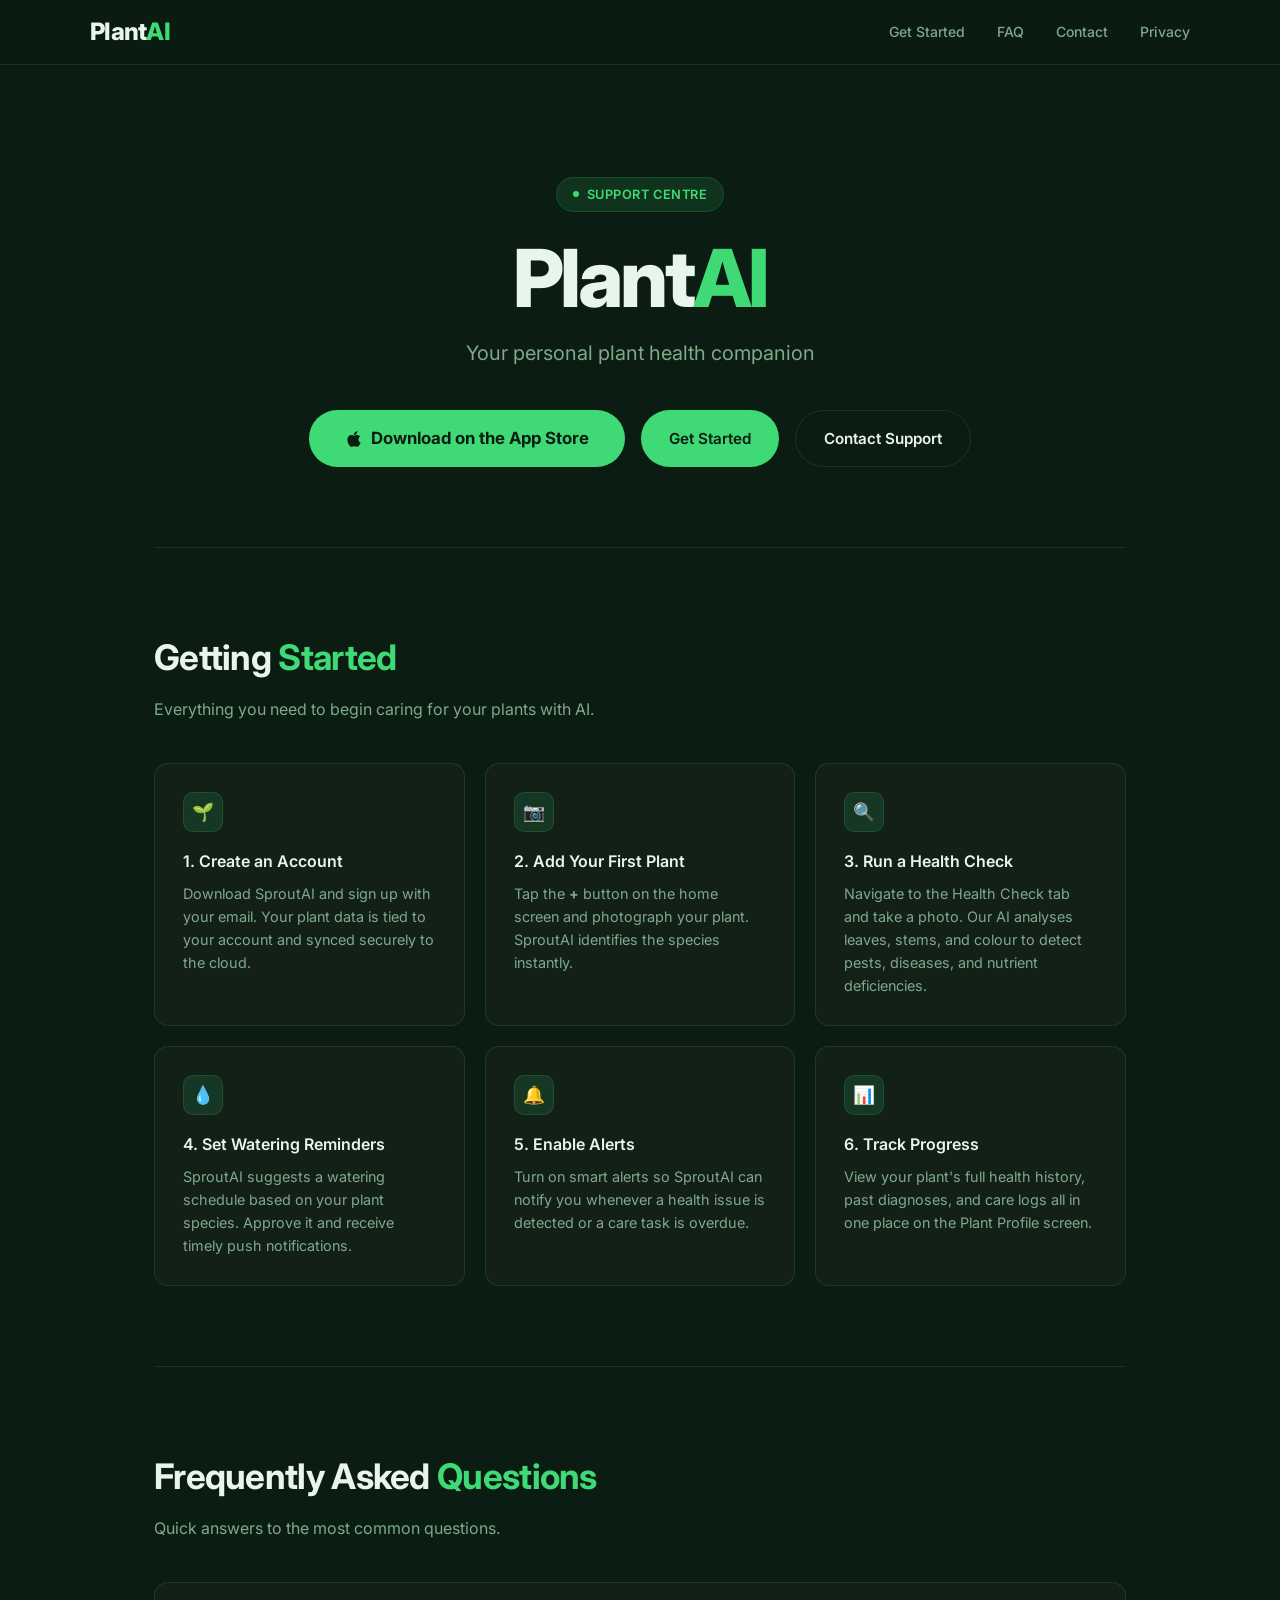
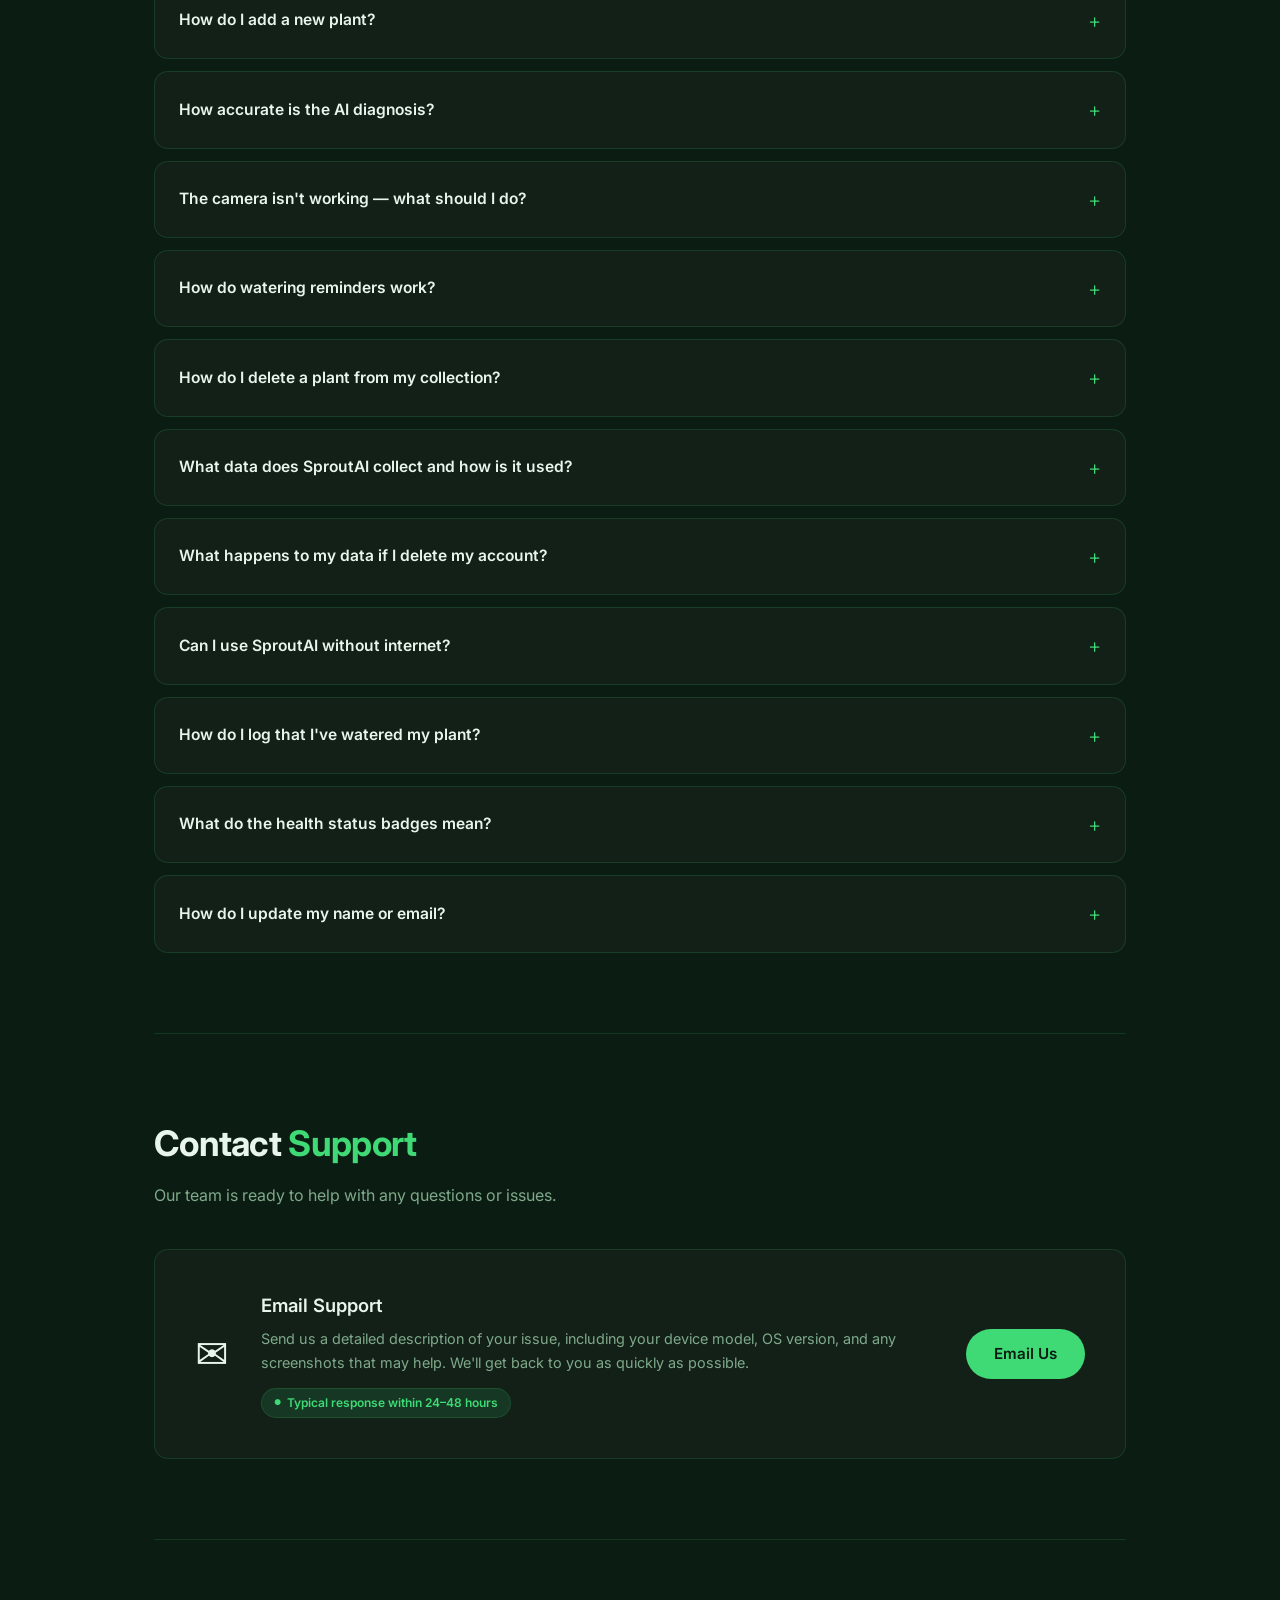
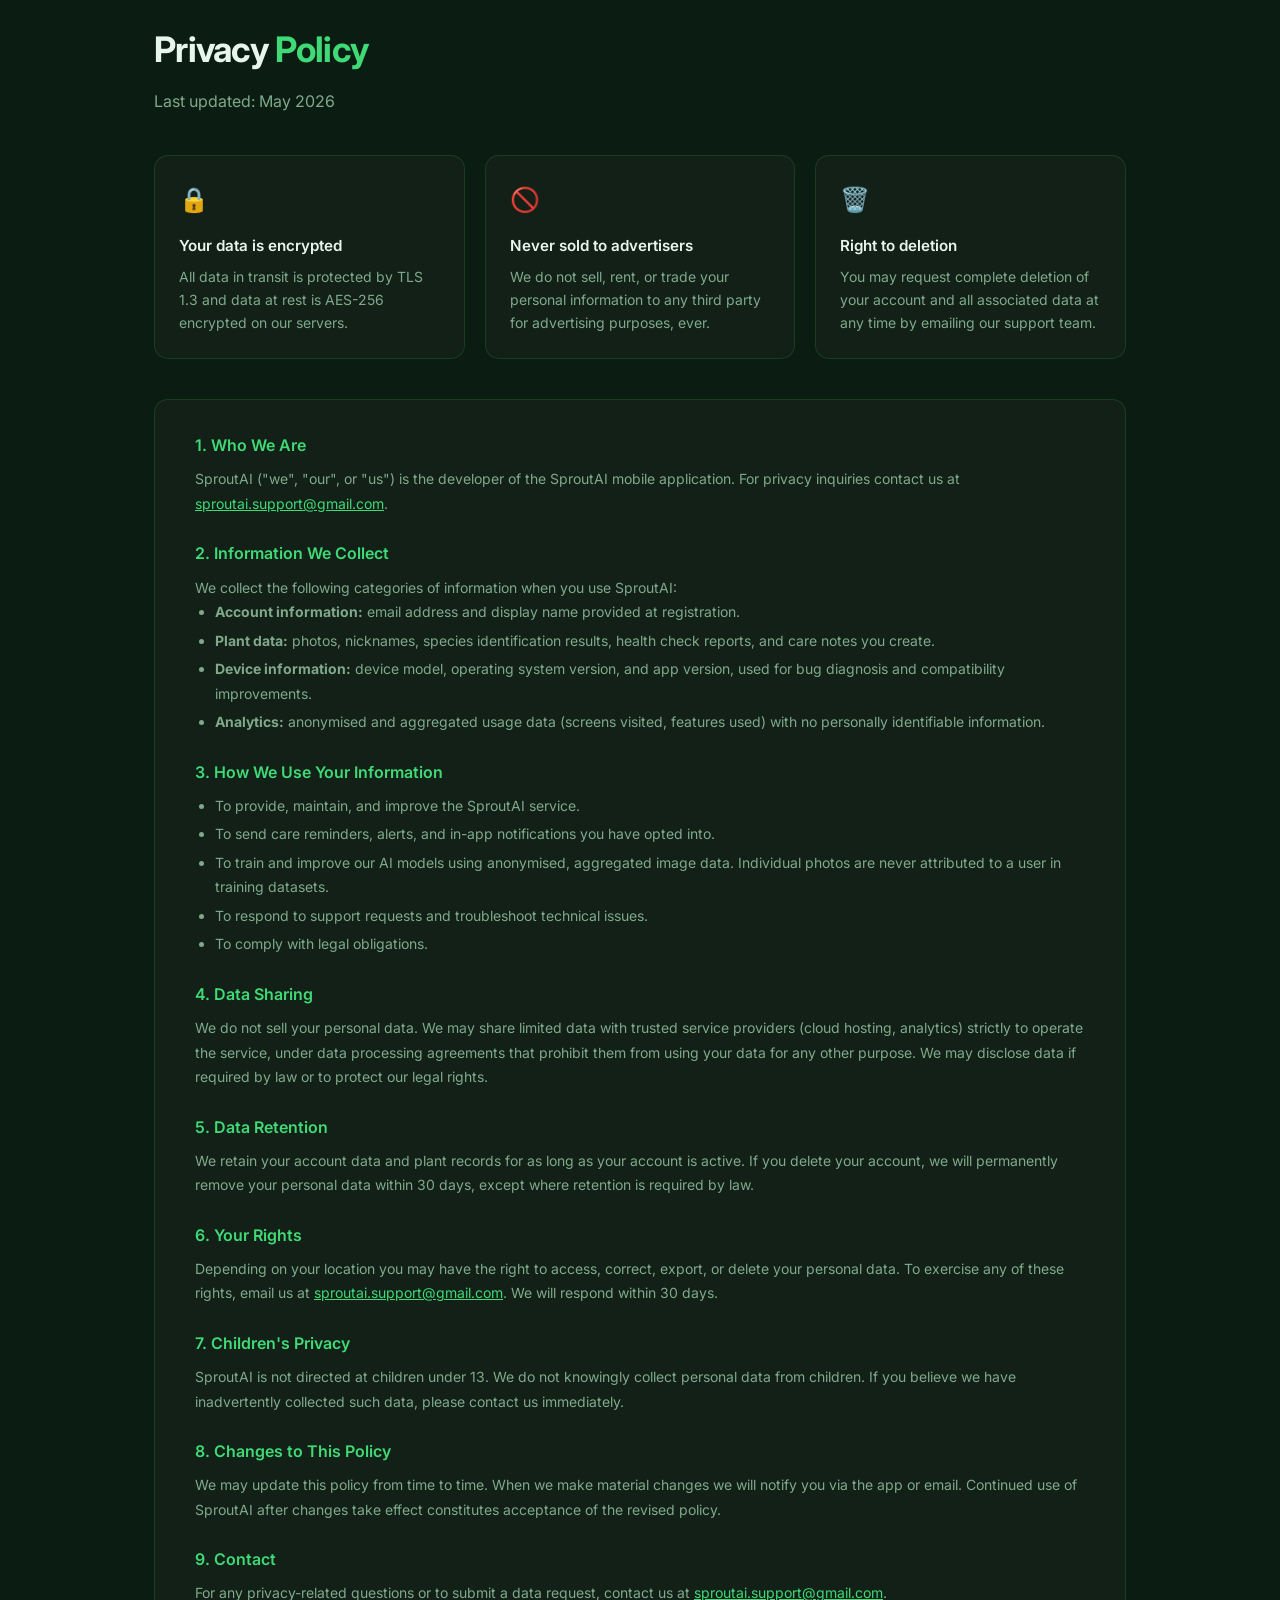
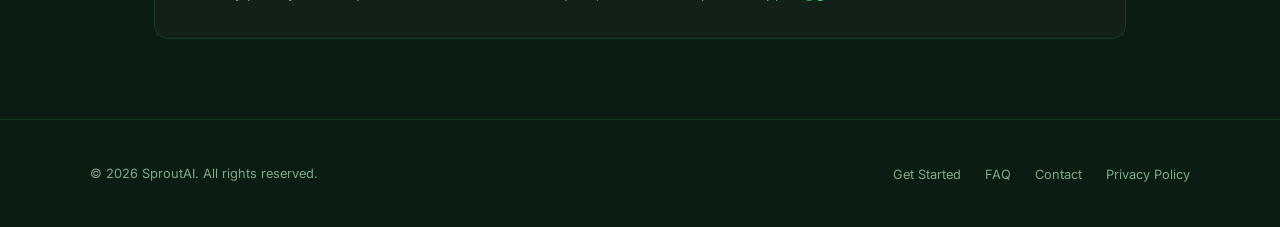
<file: v1-backup/index.html>
<!DOCTYPE html>
<html lang="en">
<head>
  <meta charset="UTF-8" />
  <meta name="viewport" content="width=device-width, initial-scale=1.0" />
  <title>SproutAI – Support</title>
  <link rel="preconnect" href="https://fonts.googleapis.com" />
  <link rel="preconnect" href="https://fonts.gstatic.com" crossorigin />
  <link href="https://fonts.googleapis.com/css2?family=Inter:wght@300;400;500;600;700;800&display=swap" rel="stylesheet" />
  <style>
    *, *::before, *::after { box-sizing: border-box; margin: 0; padding: 0; }

    :root {
      --bg:        #0B1C12;
      --bg-card:   #122018;
      --bg-elevated: #1a2e20;
      --accent:    #3FD975;
      --accent-dim: rgba(63, 217, 117, 0.12);
      --accent-mid: rgba(63, 217, 117, 0.25);
      --text:      #E8F5EC;
      --text-muted: #7FA98A;
      --border:    rgba(63, 217, 117, 0.15);
      --radius:    14px;
      --radius-sm: 8px;
    }

    html { scroll-behavior: smooth; }

    body {
      background-color: var(--bg);
      color: var(--text);
      font-family: 'Inter', system-ui, sans-serif;
      font-size: 16px;
      line-height: 1.7;
      -webkit-font-smoothing: antialiased;
    }

    /* ── NAV ── */
    nav {
      position: sticky;
      top: 0;
      z-index: 100;
      background: rgba(11, 28, 18, 0.85);
      backdrop-filter: blur(20px);
      -webkit-backdrop-filter: blur(20px);
      border-bottom: 1px solid var(--border);
      padding: 0 clamp(1rem, 5vw, 4rem);
    }
    .nav-inner {
      max-width: 1100px;
      margin: 0 auto;
      height: 64px;
      display: flex;
      align-items: center;
      justify-content: space-between;
    }
    .wordmark {
      font-size: 1.5rem;
      font-weight: 800;
      letter-spacing: -0.03em;
      color: var(--text);
      text-decoration: none;
    }
    .wordmark span { color: var(--accent); }
    .nav-links {
      display: flex;
      gap: 2rem;
      list-style: none;
    }
    .nav-links a {
      color: var(--text-muted);
      text-decoration: none;
      font-size: 0.875rem;
      font-weight: 500;
      transition: color 0.2s;
    }
    .nav-links a:hover { color: var(--accent); }

    /* ── LAYOUT ── */
    main {
      max-width: 1100px;
      margin: 0 auto;
      padding: 0 clamp(1rem, 5vw, 4rem);
    }

    section { padding: 5rem 0; }
    section + section { border-top: 1px solid var(--border); }

    h2 {
      font-size: clamp(1.6rem, 4vw, 2.2rem);
      font-weight: 700;
      letter-spacing: -0.02em;
      margin-bottom: 0.5rem;
    }
    h2 .accent { color: var(--accent); }

    .section-sub {
      color: var(--text-muted);
      font-size: 1rem;
      margin-bottom: 2.5rem;
    }

    /* ── HERO ── */
    #hero {
      padding: 7rem 0 5rem;
      text-align: center;
      border-top: none;
    }
    .hero-badge {
      display: inline-flex;
      align-items: center;
      gap: 0.5rem;
      background: var(--accent-dim);
      border: 1px solid var(--border);
      border-radius: 100px;
      padding: 0.35rem 1rem;
      font-size: 0.8rem;
      font-weight: 600;
      color: var(--accent);
      letter-spacing: 0.04em;
      text-transform: uppercase;
      margin-bottom: 1.5rem;
    }
    .hero-badge::before {
      content: '';
      width: 6px;
      height: 6px;
      border-radius: 50%;
      background: var(--accent);
      animation: pulse 2s infinite;
    }
    @keyframes pulse {
      0%, 100% { opacity: 1; }
      50% { opacity: 0.3; }
    }
    #hero h1 {
      font-size: clamp(2.8rem, 8vw, 5rem);
      font-weight: 800;
      letter-spacing: -0.04em;
      line-height: 1.05;
      margin-bottom: 1rem;
    }
    #hero h1 span { color: var(--accent); }
    .tagline {
      font-size: clamp(1rem, 2.5vw, 1.25rem);
      color: var(--text-muted);
      font-weight: 400;
      margin-bottom: 2.5rem;
    }
    .hero-actions {
      display: flex;
      gap: 1rem;
      justify-content: center;
      flex-wrap: wrap;
    }
    .btn {
      display: inline-flex;
      align-items: center;
      gap: 0.5rem;
      padding: 0.75rem 1.75rem;
      border-radius: 100px;
      font-size: 0.95rem;
      font-weight: 600;
      text-decoration: none;
      transition: all 0.2s;
      cursor: pointer;
      border: none;
    }
    .btn-primary {
      background: var(--accent);
      color: #0B1C12;
    }
    .btn-primary:hover {
      background: #5aefac;
      transform: translateY(-1px);
      box-shadow: 0 8px 30px rgba(63, 217, 117, 0.3);
    }
    .btn-outline {
      background: transparent;
      color: var(--text);
      border: 1px solid var(--border);
    }
    .btn-outline:hover {
      background: var(--accent-dim);
      border-color: var(--accent);
      color: var(--accent);
      transform: translateY(-1px);
    }
    .btn-appstore {
      background: #3FD975;
      color: #0B1C12;
      font-size: 1.05rem;
      font-weight: 700;
      padding: 0.9rem 2.25rem;
      border: none;
    }
    .btn-appstore:hover {
      background: #5aefac;
      transform: translateY(-2px);
      box-shadow: 0 12px 40px rgba(63, 217, 117, 0.45);
    }

    /* ── GETTING STARTED ── */
    .steps-grid {
      display: grid;
      grid-template-columns: repeat(auto-fit, minmax(260px, 1fr));
      gap: 1.25rem;
    }
    .step-card {
      background: var(--bg-card);
      border: 1px solid var(--border);
      border-radius: var(--radius);
      padding: 1.75rem;
      transition: border-color 0.2s, transform 0.2s;
      position: relative;
      overflow: hidden;
    }
    .step-card::before {
      content: '';
      position: absolute;
      top: 0; left: 0; right: 0;
      height: 2px;
      background: linear-gradient(90deg, var(--accent), transparent);
      opacity: 0;
      transition: opacity 0.2s;
    }
    .step-card:hover { border-color: rgba(63, 217, 117, 0.4); transform: translateY(-2px); }
    .step-card:hover::before { opacity: 1; }
    .step-num {
      width: 40px;
      height: 40px;
      background: var(--accent-dim);
      border: 1px solid var(--border);
      border-radius: 10px;
      display: flex;
      align-items: center;
      justify-content: center;
      font-size: 1.1rem;
      margin-bottom: 1rem;
    }
    .step-card h3 {
      font-size: 1rem;
      font-weight: 600;
      margin-bottom: 0.4rem;
      color: var(--text);
    }
    .step-card p {
      font-size: 0.9rem;
      color: var(--text-muted);
      line-height: 1.6;
    }

    /* ── FAQ ── */
    .faq-list { display: flex; flex-direction: column; gap: 0.75rem; }
    details {
      background: var(--bg-card);
      border: 1px solid var(--border);
      border-radius: var(--radius);
      overflow: hidden;
      transition: border-color 0.2s;
    }
    details[open] { border-color: rgba(63, 217, 117, 0.4); }
    details[open] summary { color: var(--accent); }
    summary {
      padding: 1.25rem 1.5rem;
      font-weight: 600;
      font-size: 0.975rem;
      cursor: pointer;
      list-style: none;
      display: flex;
      align-items: center;
      justify-content: space-between;
      gap: 1rem;
      color: var(--text);
      transition: color 0.2s;
    }
    summary::-webkit-details-marker { display: none; }
    summary::after {
      content: '+';
      font-size: 1.3rem;
      font-weight: 300;
      color: var(--accent);
      flex-shrink: 0;
      transition: transform 0.25s;
    }
    details[open] summary::after { transform: rotate(45deg); }
    .faq-body {
      padding: 0 1.5rem 1.25rem;
      font-size: 0.9rem;
      color: var(--text-muted);
      line-height: 1.75;
      border-top: 1px solid var(--border);
      padding-top: 1rem;
    }
    .faq-body a { color: var(--accent); text-decoration: underline; text-underline-offset: 3px; }

    /* ── CONTACT ── */
    .contact-card {
      background: var(--bg-card);
      border: 1px solid var(--border);
      border-radius: var(--radius);
      padding: 2.5rem;
      display: flex;
      align-items: center;
      justify-content: space-between;
      gap: 2rem;
      flex-wrap: wrap;
    }
    .contact-card h3 {
      font-size: 1.15rem;
      font-weight: 600;
      margin-bottom: 0.35rem;
    }
    .contact-card p {
      font-size: 0.9rem;
      color: var(--text-muted);
    }
    .contact-icon {
      font-size: 2.5rem;
      margin-bottom: 0;
    }
    .contact-text { flex: 1; min-width: 200px; }
    .response-time {
      display: inline-flex;
      align-items: center;
      gap: 0.4rem;
      background: var(--accent-dim);
      border: 1px solid var(--border);
      border-radius: 100px;
      padding: 0.25rem 0.75rem;
      font-size: 0.75rem;
      font-weight: 600;
      color: var(--accent);
      margin-top: 0.75rem;
    }
    .response-time::before {
      content: '●';
      font-size: 0.5rem;
    }

    /* ── PRIVACY ── */
    .privacy-grid {
      display: grid;
      grid-template-columns: repeat(auto-fit, minmax(280px, 1fr));
      gap: 1.25rem;
      margin-bottom: 2.5rem;
    }
    .privacy-card {
      background: var(--bg-card);
      border: 1px solid var(--border);
      border-radius: var(--radius);
      padding: 1.5rem;
    }
    .privacy-card .icon { font-size: 1.5rem; margin-bottom: 0.75rem; }
    .privacy-card h4 { font-size: 0.95rem; font-weight: 600; margin-bottom: 0.4rem; }
    .privacy-card p { font-size: 0.875rem; color: var(--text-muted); line-height: 1.65; }
    .privacy-prose {
      background: var(--bg-card);
      border: 1px solid var(--border);
      border-radius: var(--radius);
      padding: 2rem 2.5rem;
    }
    .privacy-prose h3 {
      font-size: 1rem;
      font-weight: 600;
      color: var(--accent);
      margin: 1.5rem 0 0.5rem;
    }
    .privacy-prose h3:first-child { margin-top: 0; }
    .privacy-prose p, .privacy-prose ul {
      font-size: 0.875rem;
      color: var(--text-muted);
      line-height: 1.75;
    }
    .privacy-prose ul { padding-left: 1.25rem; }
    .privacy-prose ul li { margin-bottom: 0.25rem; }

    /* ── FOOTER ── */
    footer {
      border-top: 1px solid var(--border);
      padding: 2.5rem clamp(1rem, 5vw, 4rem);
      text-align: center;
    }
    .footer-inner {
      max-width: 1100px;
      margin: 0 auto;
      display: flex;
      align-items: center;
      justify-content: space-between;
      flex-wrap: wrap;
      gap: 1rem;
    }
    .footer-copy {
      font-size: 0.8rem;
      color: var(--text-muted);
    }
    .footer-links {
      display: flex;
      gap: 1.5rem;
      list-style: none;
    }
    .footer-links a {
      font-size: 0.8rem;
      color: var(--text-muted);
      text-decoration: none;
      transition: color 0.2s;
    }
    .footer-links a:hover { color: var(--accent); }

    /* ── CONFIRMATION BANNER ── */
    #confirm-banner {
      display: none;
      width: 100%;
      background: #3FD975;
      color: #0B1C12;
      text-align: center;
      padding: 0.875rem 1.5rem;
      font-size: 0.9rem;
      font-weight: 600;
      letter-spacing: 0.01em;
      line-height: 1.5;
    }
    #confirm-banner.visible {
      display: block;
      animation: bannerFadeIn 0.5s ease both;
    }
    @keyframes bannerFadeIn {
      from { opacity: 0; transform: translateY(-10px); }
      to   { opacity: 1; transform: translateY(0); }
    }

    /* ── RESPONSIVE ── */
    @media (max-width: 600px) {
      .nav-links { display: none; }
      .contact-card { flex-direction: column; text-align: center; }
      .footer-inner { flex-direction: column; text-align: center; }
      .privacy-prose { padding: 1.5rem; }
    }
  </style>
</head>
<body>

  <!-- CONFIRMATION BANNER -->
  <div id="confirm-banner">
    ✓ Email confirmed — welcome to SproutAI! You can now return to the app and sign in.
  </div>

  <!-- NAV -->
  <nav>
    <div class="nav-inner">
      <a class="wordmark" href="#hero">Plant<span>AI</span></a>
      <ul class="nav-links">
        <li><a href="#getting-started">Get Started</a></li>
        <li><a href="#faq">FAQ</a></li>
        <li><a href="#contact">Contact</a></li>
        <li><a href="#privacy">Privacy</a></li>
      </ul>
    </div>
  </nav>

  <main>

    <!-- HERO -->
    <section id="hero">
      <div class="hero-badge">Support Centre</div>
      <h1>Plant<span>AI</span></h1>
      <p class="tagline">Your personal plant health companion</p>
      <div class="hero-actions">
        <a class="btn btn-appstore" href="https://apps.apple.com/app/plantalai/id6771919979" target="_blank" rel="noopener">
          <svg xmlns="http://www.w3.org/2000/svg" viewBox="0 0 384 512" width="18" height="18" fill="currentColor" style="flex-shrink:0"><path d="M318.7 268.7c-.2-36.7 16.4-64.4 50-84.8-18.8-26.9-47.2-41.7-84.7-44.6-35.5-2.8-74.3 20.7-88.5 20.7-15 0-49.4-19.7-76.4-19.7C63.3 141.2 4 184.8 4 273.5q0 39.3 14.4 81.2c12.8 36.7 59 126.7 107.2 125.2 25.2-.6 43-17.9 75.8-17.9 31.8 0 48.3 17.9 76.4 17.9 48.6-.7 90.4-82.5 102.6-119.3-65.2-30.7-61.7-90-61.7-91.9zm-56.6-164.2c27.3-32.4 24.8-61.9 24-72.5-24.1 1.4-52 16.4-67.9 34.9-17.5 19.8-27.8 44.3-25.6 71.9 26.1 2 49.9-11.4 69.5-34.3z"/></svg>
          Download on the App Store
        </a>
        <a class="btn btn-primary" href="#getting-started">Get Started</a>
        <a class="btn btn-outline" href="#contact">Contact Support</a>
      </div>
    </section>

    <!-- GETTING STARTED -->
    <section id="getting-started">
      <h2>Getting <span class="accent">Started</span></h2>
      <p class="section-sub">Everything you need to begin caring for your plants with AI.</p>
      <div class="steps-grid">
        <div class="step-card">
          <div class="step-num">🌱</div>
          <h3>1. Create an Account</h3>
          <p>Download SproutAI and sign up with your email. Your plant data is tied to your account and synced securely to the cloud.</p>
        </div>
        <div class="step-card">
          <div class="step-num">📷</div>
          <h3>2. Add Your First Plant</h3>
          <p>Tap the <strong>+</strong> button on the home screen and photograph your plant. SproutAI identifies the species instantly.</p>
        </div>
        <div class="step-card">
          <div class="step-num">🔍</div>
          <h3>3. Run a Health Check</h3>
          <p>Navigate to the Health Check tab and take a photo. Our AI analyses leaves, stems, and colour to detect pests, diseases, and nutrient deficiencies.</p>
        </div>
        <div class="step-card">
          <div class="step-num">💧</div>
          <h3>4. Set Watering Reminders</h3>
          <p>SproutAI suggests a watering schedule based on your plant species. Approve it and receive timely push notifications.</p>
        </div>
        <div class="step-card">
          <div class="step-num">🔔</div>
          <h3>5. Enable Alerts</h3>
          <p>Turn on smart alerts so SproutAI can notify you whenever a health issue is detected or a care task is overdue.</p>
        </div>
        <div class="step-card">
          <div class="step-num">📊</div>
          <h3>6. Track Progress</h3>
          <p>View your plant's full health history, past diagnoses, and care logs all in one place on the Plant Profile screen.</p>
        </div>
      </div>
    </section>

    <!-- FAQ -->
    <section id="faq">
      <h2>Frequently Asked <span class="accent">Questions</span></h2>
      <p class="section-sub">Quick answers to the most common questions.</p>
      <div class="faq-list">

        <details>
          <summary>How do I add a new plant?</summary>
          <div class="faq-body">
            Tap the <strong>+</strong> icon in the top-right corner of the Home screen, then photograph your plant and SproutAI will identify it automatically.<br><br>
            Once identified, give your plant a nickname, confirm the species, and it will appear in your collection. You can add unlimited plants with any SproutAI plan.
          </div>
        </details>

        <details>
          <summary>How accurate is the AI diagnosis?</summary>
          <div class="faq-body">
            SproutAI uses GPT-4o to analyse your plant photos. Accuracy is highest when images are taken in good lighting conditions.<br><br>
            For best results, ensure your photos are:<br>
            <ul style="margin-top:0.5rem; padding-left:1.25rem;">
              <li>Well-lit with natural or soft artificial light</li>
              <li>In focus and taken at close range (20–40 cm)</li>
              <li>Showing the affected area (yellowing leaf, spotted stem, etc.)</li>
            </ul>
            <br>
            For rare species or unusual symptoms, we recommend confirming AI suggestions with a local horticulturalist.
          </div>
        </details>

        <details>
          <summary>The camera isn't working — what should I do?</summary>
          <div class="faq-body">
            If the camera is unresponsive or the app cannot access it, try these steps in order:<br><br>
            <strong>1. Check permissions</strong> — go to your phone's Settings → SproutAI → ensure Camera access is set to <em>Allow</em>.<br>
            <strong>2. Restart the app</strong> — fully close SproutAI and reopen it.<br>
            <strong>3. Restart your device</strong> — a reboot often resolves camera conflicts with other apps.<br>
            <strong>4. Check for updates</strong> — open the App Store and update to the latest version of SproutAI.<br>
            <strong>5. Re-install the app</strong> — your data is backed up to the cloud, so uninstalling and reinstalling will not cause data loss.<br><br>
            If the problem persists, <a href="#contact">contact support</a> with your device model and OS version.
          </div>
        </details>

        <details>
          <summary>How do watering reminders work?</summary>
          <div class="faq-body">
            When you add a plant, SproutAI automatically calculates a recommended watering interval based on the species' needs and the current season.<br><br>
            You can customise the schedule at any time by opening the plant's <strong>Plant Profile</strong> screen and adjusting the frequency or time of day.<br><br>
            Reminders are delivered as push notifications. If you are not receiving them, check that notifications are enabled for SproutAI in your device settings and that Do Not Disturb mode is not active. You can also manage all reminders from the <strong>Alerts</strong> tab inside the app.
          </div>
        </details>

        <details>
          <summary>How do I delete a plant from my collection?</summary>
          <div class="faq-body">
            To remove a plant, swipe left on the plant card on the Home screen and tap <em>Delete</em>, or open the plant's profile, scroll to the bottom, and tap <em>Remove Plant</em>.<br><br>
            Deletion is permanent and removes all associated health check history, photos, and care logs.
          </div>
        </details>

        <details>
          <summary>What data does SproutAI collect and how is it used?</summary>
          <div class="faq-body">
            SproutAI collects only what is necessary to deliver the service:<br><br>
            <ul>
              <li><strong>Account data</strong> — email address and display name used to identify your account.</li>
              <li><strong>Plant photos</strong> — images you upload for identification and health analysis. These are processed by our AI and stored securely.</li>
              <li><strong>Usage analytics</strong> — anonymised, aggregated data used to improve the app. No personally identifiable information is included.</li>
            </ul>
            <br>
            We do <strong>not</strong> sell your data to advertisers. You can request full deletion of your account and data at any time by contacting <a href="mailto:sproutai.support@gmail.com">sproutai.support@gmail.com</a>. See the Privacy Policy below for full details.
          </div>
        </details>

        <details>
          <summary>What happens to my data if I delete my account?</summary>
          <div class="faq-body">
            If you delete your account, all of your personal data — including your plant collection, health check history, photos, and care logs — is permanently deleted from our servers within 30 days. This action cannot be undone.<br><br>
            To request account deletion, contact us at <a href="mailto:sproutai.support@gmail.com">sproutai.support@gmail.com</a>.
          </div>
        </details>

        <details>
          <summary>Can I use SproutAI without internet?</summary>
          <div class="faq-body">
            The camera and photo capture features work offline — you can photograph your plants at any time without a connection. However, AI analysis (species identification and health checks) requires an active internet connection to process your images. Results will not be available until connectivity is restored.
          </div>
        </details>

        <details>
          <summary>How do I log that I've watered my plant?</summary>
          <div class="faq-body">
            To log a watering, go to the <strong>Dashboard</strong> and find your plant in the <strong>Care Due Today</strong> section, then tap the <strong>Log Watering</strong> button.<br><br>
            You can also log a watering from the <strong>Alerts</strong> tab — find the relevant care alert and tap <strong>Log Watering</strong> to mark it as complete.
          </div>
        </details>

        <details>
          <summary>What do the health status badges mean?</summary>
          <div class="faq-body">
            Each plant in your collection displays a health status badge to give you a quick overview of its condition:<br><br>
            <ul style="margin-top:0.5rem; padding-left:1.25rem;">
              <li><strong>Thriving</strong> — the plant is healthy and all care tasks are up to date.</li>
              <li><strong>Needs Water</strong> — a watering task is due or overdue.</li>
              <li><strong>Stress Detected</strong> — the AI has flagged a potential health issue that requires your attention.</li>
            </ul>
          </div>
        </details>

        <details>
          <summary>How do I update my name or email?</summary>
          <div class="faq-body">
            You can update your display name at any time by going to the <strong>Settings</strong> screen and tapping your name.<br><br>
            Email address changes require additional verification to protect your account — please contact us at <a href="mailto:sproutai.support@gmail.com">sproutai.support@gmail.com</a> and our support team will assist you.
          </div>
        </details>

      </div>
    </section>

    <!-- CONTACT -->
    <section id="contact">
      <h2>Contact <span class="accent">Support</span></h2>
      <p class="section-sub">Our team is ready to help with any questions or issues.</p>
      <div class="contact-card">
        <div class="contact-icon">✉️</div>
        <div class="contact-text">
          <h3>Email Support</h3>
          <p>Send us a detailed description of your issue, including your device model, OS version, and any screenshots that may help. We'll get back to you as quickly as possible.</p>
          <div class="response-time">Typical response within 24–48 hours</div>
        </div>
        <a class="btn btn-primary" href="mailto:sproutai.support@gmail.com">Email Us</a>
      </div>
    </section>

    <!-- PRIVACY POLICY -->
    <section id="privacy">
      <h2>Privacy <span class="accent">Policy</span></h2>
      <p class="section-sub">Last updated: May 2026</p>

      <div class="privacy-grid">
        <div class="privacy-card">
          <div class="icon">🔒</div>
          <h4>Your data is encrypted</h4>
          <p>All data in transit is protected by TLS 1.3 and data at rest is AES-256 encrypted on our servers.</p>
        </div>
        <div class="privacy-card">
          <div class="icon">🚫</div>
          <h4>Never sold to advertisers</h4>
          <p>We do not sell, rent, or trade your personal information to any third party for advertising purposes, ever.</p>
        </div>
        <div class="privacy-card">
          <div class="icon">🗑️</div>
          <h4>Right to deletion</h4>
          <p>You may request complete deletion of your account and all associated data at any time by emailing our support team.</p>
        </div>
      </div>

      <div class="privacy-prose">

        <h3>1. Who We Are</h3>
        <p>SproutAI ("we", "our", or "us") is the developer of the SproutAI mobile application. For privacy inquiries contact us at <a href="mailto:sproutai.support@gmail.com" style="color:var(--accent)">sproutai.support@gmail.com</a>.</p>

        <h3>2. Information We Collect</h3>
        <p>We collect the following categories of information when you use SproutAI:</p>
        <ul>
          <li><strong>Account information:</strong> email address and display name provided at registration.</li>
          <li><strong>Plant data:</strong> photos, nicknames, species identification results, health check reports, and care notes you create.</li>
          <li><strong>Device information:</strong> device model, operating system version, and app version, used for bug diagnosis and compatibility improvements.</li>
          <li><strong>Analytics:</strong> anonymised and aggregated usage data (screens visited, features used) with no personally identifiable information.</li>
        </ul>

        <h3>3. How We Use Your Information</h3>
        <ul>
          <li>To provide, maintain, and improve the SproutAI service.</li>
          <li>To send care reminders, alerts, and in-app notifications you have opted into.</li>
          <li>To train and improve our AI models using anonymised, aggregated image data. Individual photos are never attributed to a user in training datasets.</li>
          <li>To respond to support requests and troubleshoot technical issues.</li>
          <li>To comply with legal obligations.</li>
        </ul>

        <h3>4. Data Sharing</h3>
        <p>We do not sell your personal data. We may share limited data with trusted service providers (cloud hosting, analytics) strictly to operate the service, under data processing agreements that prohibit them from using your data for any other purpose. We may disclose data if required by law or to protect our legal rights.</p>

        <h3>5. Data Retention</h3>
        <p>We retain your account data and plant records for as long as your account is active. If you delete your account, we will permanently remove your personal data within 30 days, except where retention is required by law.</p>

        <h3>6. Your Rights</h3>
        <p>Depending on your location you may have the right to access, correct, export, or delete your personal data. To exercise any of these rights, email us at <a href="mailto:sproutai.support@gmail.com" style="color:var(--accent)">sproutai.support@gmail.com</a>. We will respond within 30 days.</p>

        <h3>7. Children's Privacy</h3>
        <p>SproutAI is not directed at children under 13. We do not knowingly collect personal data from children. If you believe we have inadvertently collected such data, please contact us immediately.</p>

        <h3>8. Changes to This Policy</h3>
        <p>We may update this policy from time to time. When we make material changes we will notify you via the app or email. Continued use of SproutAI after changes take effect constitutes acceptance of the revised policy.</p>

        <h3>9. Contact</h3>
        <p>For any privacy-related questions or to submit a data request, contact us at <a href="mailto:sproutai.support@gmail.com" style="color:var(--accent)">sproutai.support@gmail.com</a>.</p>

      </div>
    </section>

  </main>

  <!-- FOOTER -->
  <footer>
    <div class="footer-inner">
      <span class="footer-copy">© 2026 SproutAI. All rights reserved.</span>
      <ul class="footer-links">
        <li><a href="#getting-started">Get Started</a></li>
        <li><a href="#faq">FAQ</a></li>
        <li><a href="#contact">Contact</a></li>
        <li><a href="#privacy">Privacy Policy</a></li>
      </ul>
    </div>
  </footer>

  <script>
    (function () {
      var search = window.location.search;
      var hash   = window.location.hash;
      var show =
        search.indexOf('confirmed=true')  !== -1 ||
        search.indexOf('type=signup')     !== -1 ||
        hash.indexOf('confirmation')      !== -1 ||
        hash.indexOf('type=signup')       !== -1;
      if (show) {
        document.getElementById('confirm-banner').classList.add('visible');
      }
    })();
  </script>

</body>
</html>
</file>
